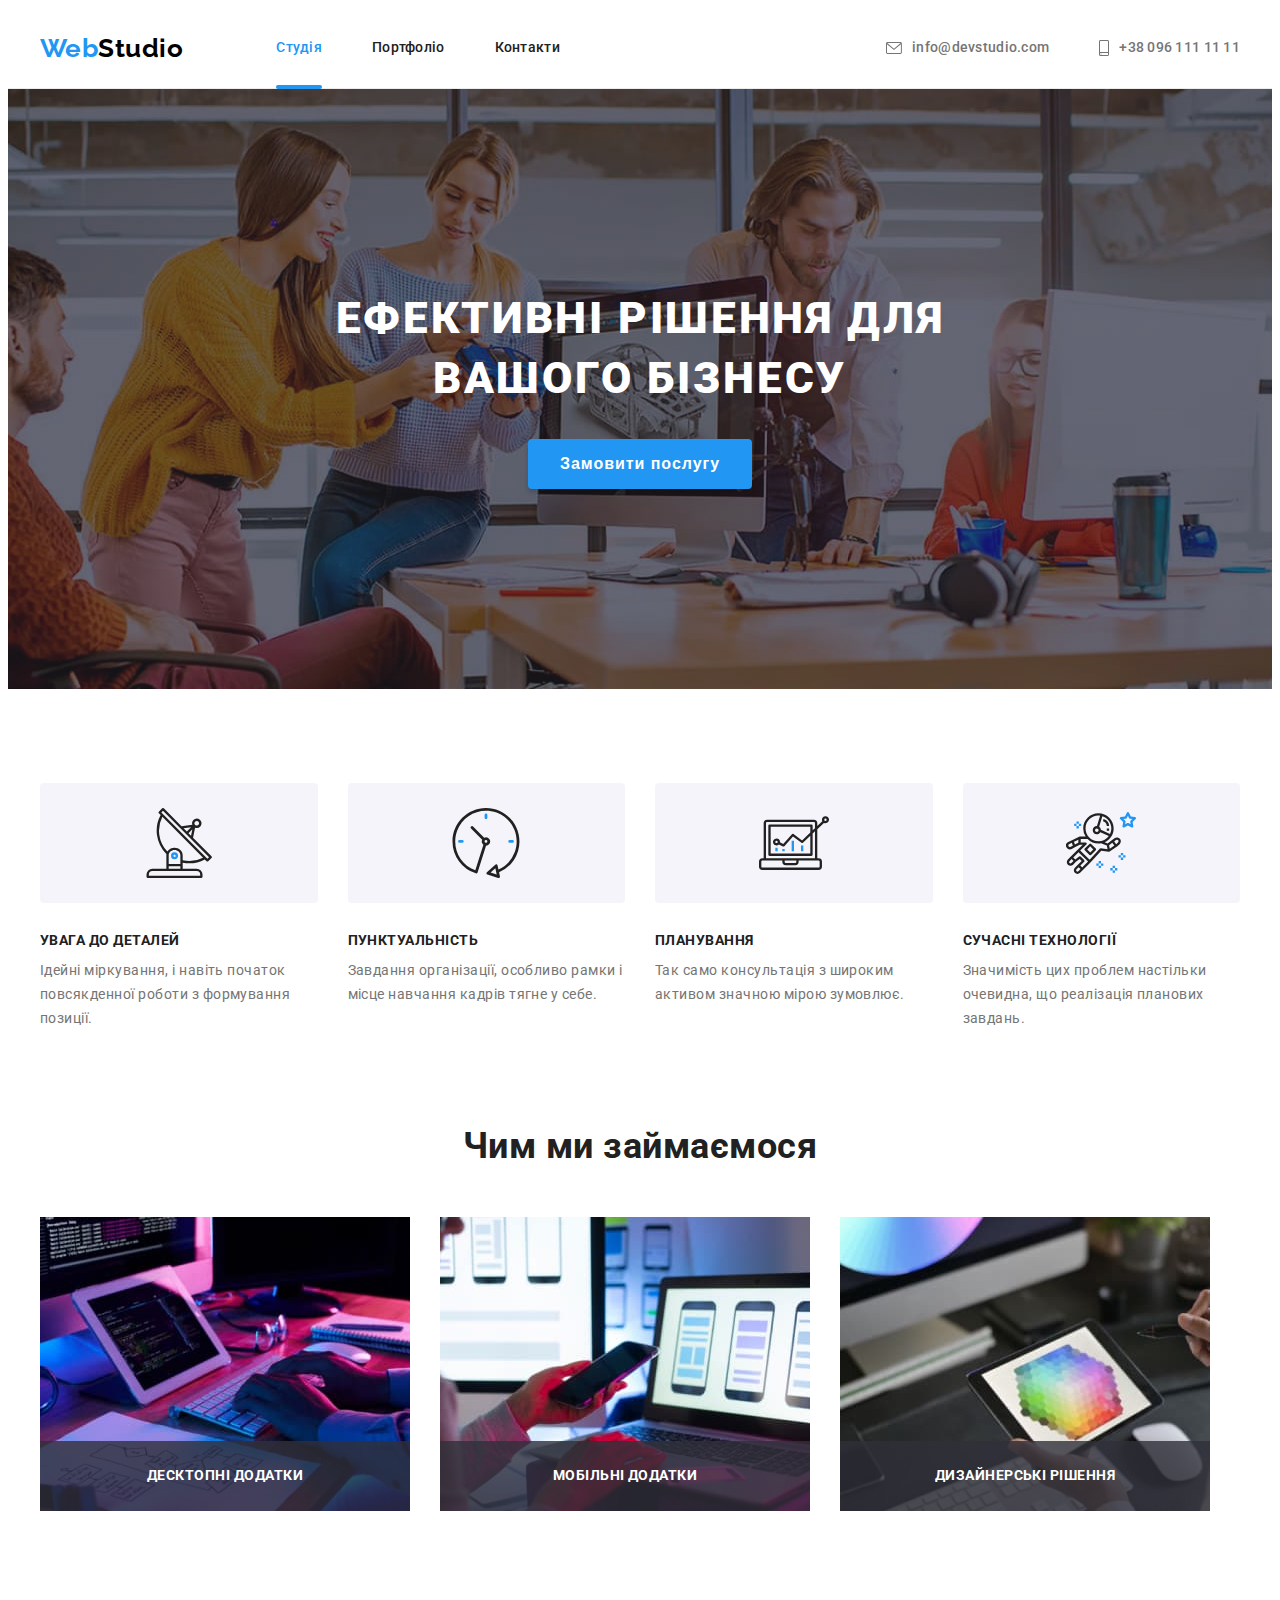
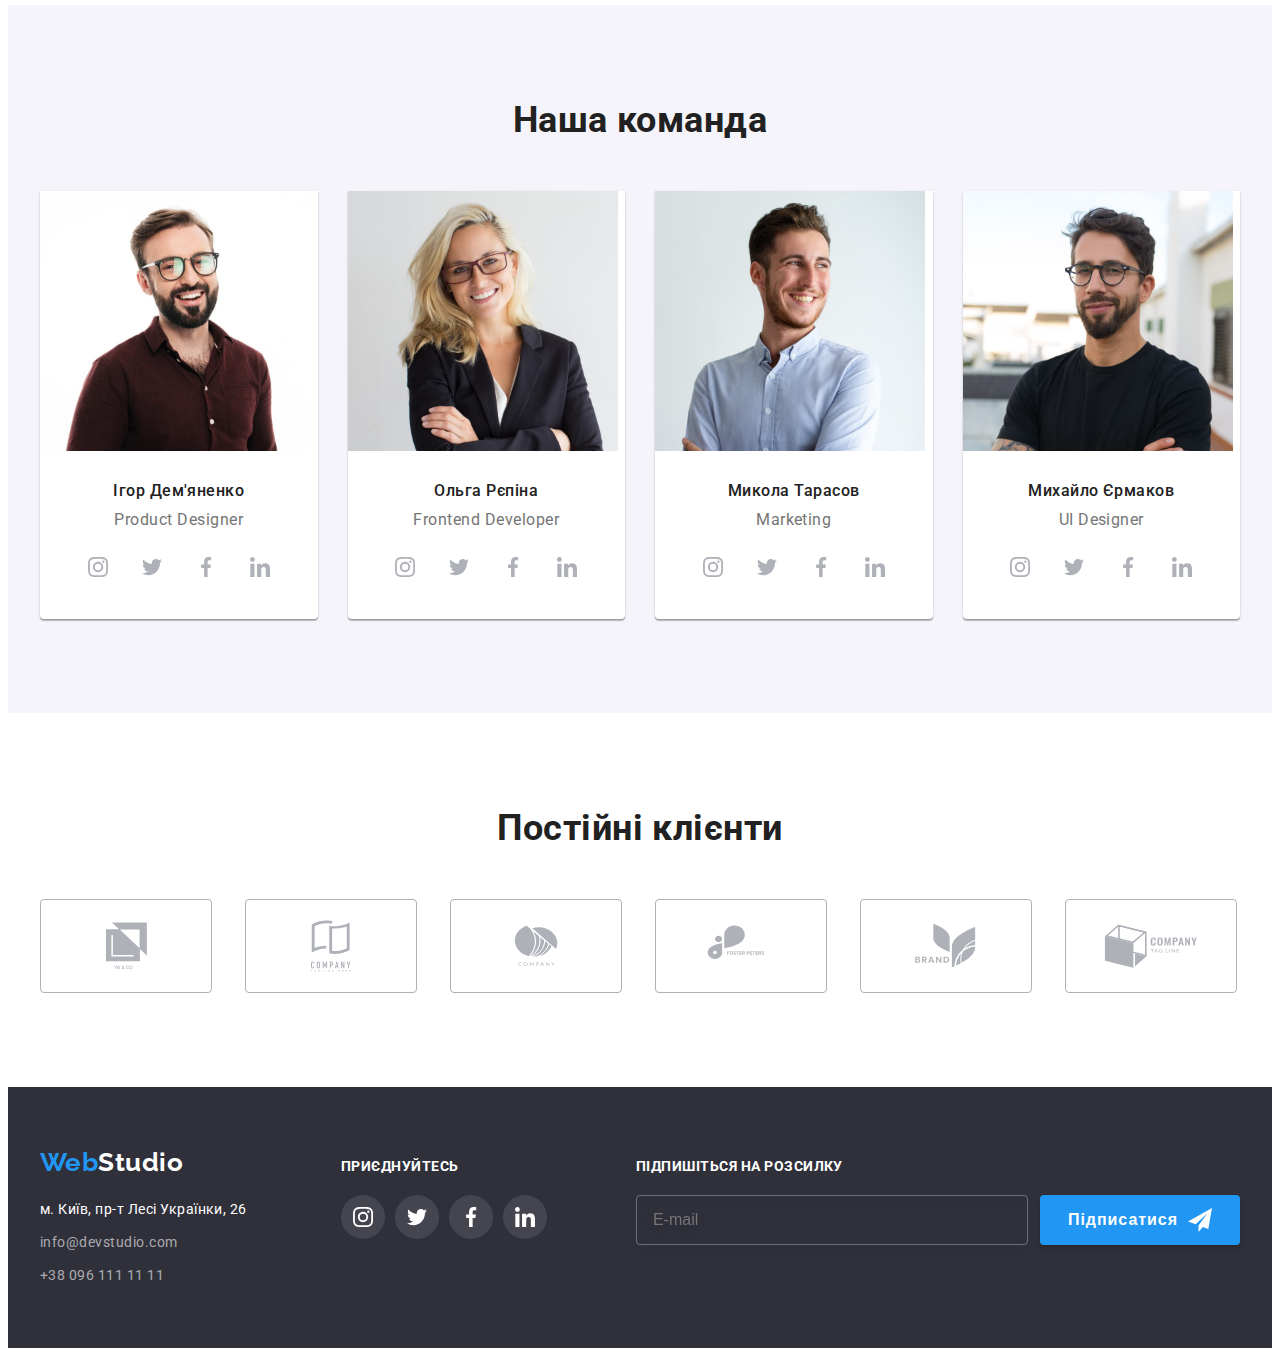
<file: index.html>
<!DOCTYPE html>
<html lang="uk">
  <head>
    <meta charset="UTF-8" />
    <meta http-equiv="X-UA-Compatible" content="IE=edge" />
    <meta name="viewport" content="width=device-width, initial-scale=1.0" />
    <title>Studio</title>
    <link rel="preconnect" href="https://fonts.googleapis.com" />
    <link rel="preconnect" href="https://fonts.gstatic.com" crossorigin />
    <link
      href="https://fonts.googleapis.com/css2?family=Raleway:wght@700&family=Roboto:wght@400;500;700;900&display=swap"
      rel="stylesheet"
    />
    <link
      rel="stylesheet"
      href="https://cdnjs.cloudflare.com/ajax/libs/modern-normalize/1.1.0/modern-normalize.min.css"
      integrity="sha512-wpPYUAdjBVSE4KJnH1VR1HeZfpl1ub8YT/NKx4PuQ5NmX2tKuGu6U/JRp5y+Y8XG2tV+wKQpNHVUX03MfMFn9Q=="
      crossorigin="anonymous"
      referrerpolicy="no-referrer"
    />
    <link rel="stylesheet" href="./css/styles.css" />
  </head>
  <body>
    <!-- Шапка -->
    <header class="header">
      <div class="container">
        <nav class="site-nav">
          <a href="./index.html" class="logo">Web<span class="logo-color">Studio</span></a>
          <ul class="site-nav-list list">
            <li class="site-nav-item">
              <a href="./index.html" class="site-nav-link current accent">Студія</a>
            </li>
            <li class="site-nav-item">
              <a href="./portfolio.html" class="site-nav-link accent">Портфоліо</a>
            </li>
            <li class="site-nav-item"><a href="" class="site-nav-link accent">Контакти</a></li>
          </ul>
        </nav>
        <ul class="contact-list list">
          <li class="contact-item">
            <a href="mailto:info@devstudio.com" class="contact-link accent">
              <svg class="contact-icon" width="16" height="12">
                <use href="./images/symbol-defs.svg#icon-mail"></use>
              </svg>
              info@devstudio.com
            </a>
          </li>
          <li class="contact-item">
            <a href="tel:+380961111111" class="contact-link accent">
              <svg class="contact-icon" width="10" height="16">
                <use href="./images/symbol-defs.svg#icon-smartphone"></use>
              </svg>
              +38 096 111 11 11
            </a>
          </li>
        </ul>
      </div>
    </header>
    <main>
      <!-- Блок герой -->
      <section class="hero">
        <div class="container">
          <h1 class="hero-title">Ефективні рішення для вашого бізнесу</h1>
          <button class="btn btn-primary" type="button" data-modal-open>Замовити послугу</button>
        </div>
      </section>
      <!-- Наші особливості -->
      <section class="features">
        <div class="container">
          <h2 class="title visually-hidden">Наші особливості</h2>
          <ul class="features-list list">
            <li class="features-item">
              <div class="features-icon-wrapper">
                <svg class="features-icon" width="70" height="70">
                  <use href="./images/symbol-defs.svg#icon-features1"></use>
                </svg>
              </div>
              <h3 class="features-subtitle">Увага до деталей</h3>
              <p class="features-text">
                Ідейні міркування, і навіть початок повсякденної роботи з формування позиції.
              </p>
            </li>
            <li class="features-item">
              <div class="features-icon-wrapper">
                <svg class="features-icon" width="70" height="70">
                  <use href="./images/symbol-defs.svg#icon-features2"></use>
                </svg>
              </div>
              <h3 class="features-subtitle">Пунктуальність</h3>
              <p class="features-text">
                Завдання організації, особливо рамки і місце навчання кадрів тягне у себе.
              </p>
            </li>
            <li class="features-item">
              <div class="features-icon-wrapper">
                <svg class="features-icon" width="70" height="70">
                  <use href="./images/symbol-defs.svg#icon-features3"></use>
                </svg>
              </div>
              <h3 class="features-subtitle">Планування</h3>
              <p class="features-text">
                Так само консультація з широким активом значною мірою зумовлює.
              </p>
            </li>
            <li class="features-item">
              <div class="features-icon-wrapper">
                <svg class="features-icon" width="70" height="70">
                  <use href="./images/symbol-defs.svg#icon-features4"></use>
                </svg>
              </div>
              <h3 class="features-subtitle">Сучасні технології</h3>
              <p class="features-text">
                Значимість цих проблем настільки очевидна, що реалізація планових завдань.
              </p>
            </li>
          </ul>
        </div>
      </section>
      <!-- Чим ми займаємося -->
      <section class="work">
        <div class="container">
          <h2 class="title">Чим ми займаємося</h2>
          <ul class="work-list list">
            <li class="work-item">
              <img src="./images/img1.jpg" alt="Розробляє програмне забезпечення" width="370" />
              <div class="work-thumb">
                <h3 class="work-subtitle">Десктопні додатки</h3>
              </div>
            </li>
            <li class="work-item">
              <img src="./images/img2.jpg" alt="Адаптує під мобільні пристрої" width="370" />
              <div class="work-thumb">
                <h3 class="work-subtitle">Мобільні додатки</h3>
              </div>
            </li>
            <li class="work-item">
              <img src="./images/img3.jpg" alt="Підбирає кольори" width="370" />
              <div class="work-thumb">
                <h3 class="work-subtitle">Дизайнерські рішення</h3>
              </div>
            </li>
          </ul>
        </div>
      </section>
      <!-- Наша команда -->
      <section class="team">
        <div class="container">
          <h2 class="title">Наша команда</h2>
          <ul class="team-list list">
            <li class="team-item">
              <img src="./images/igor.jpg" alt="Ігор Дем'яненко" width="270" />
              <div class="team-item-tumb">
                <h3 class="team-name">Ігор Дем'яненко</h3>
                <p class="team-position">Product Designer</p>
                <ul class="team-social-list list">
                  <li class="team-social-item">
                    <a href="" class="team-social-link" target="_blank" aria-label="instagram">
                      <svg class="team-social-icon" width="20" height="20">
                        <use href="./images/symbol-defs.svg#icon-instagram"></use>
                      </svg>
                    </a>
                  </li>
                  <li class="team-social-item">
                    <a href="" class="team-social-link" target="_blank" aria-label="twitter">
                      <svg class="team-social-icon" width="20" height="20">
                        <use href="./images/symbol-defs.svg#icon-twitter"></use>
                      </svg>
                    </a>
                  </li>
                  <li class="team-social-item">
                    <a href="" class="team-social-link" target="_blank" aria-label="facebook">
                      <svg class="team-social-icon" width="20" height="20">
                        <use href="./images/symbol-defs.svg#icon-facebook"></use>
                      </svg>
                    </a>
                  </li>
                  <li class="team-social-item">
                    <a href="" class="team-social-link" target="_blank" aria-label="linkedin">
                      <svg class="team-social-icon" width="20" height="20">
                        <use href="./images/symbol-defs.svg#icon-linkedin"></use>
                      </svg>
                    </a>
                  </li>
                </ul>
              </div>
            </li>
            <li class="team-item">
              <img src="./images/olga.jpg" alt="Ольга Рєпіна" width="270" />
              <div class="team-item-tumb">
                <h3 class="team-name">Ольга Рєпіна</h3>
                <p class="team-position">Frontend Developer</p>
                <ul class="team-social-list list">
                  <li class="team-social-item">
                    <a href="" class="team-social-link" target="_blank" aria-label="instagram">
                      <svg class="team-social-icon" width="20" height="20">
                        <use href="./images/symbol-defs.svg#icon-instagram"></use>
                      </svg>
                    </a>
                  </li>
                  <li class="team-social-item">
                    <a href="" class="team-social-link" target="_blank" aria-label="twitter">
                      <svg class="team-social-icon" width="20" height="20">
                        <use href="./images/symbol-defs.svg#icon-twitter"></use>
                      </svg>
                    </a>
                  </li>
                  <li class="team-social-item">
                    <a href="" class="team-social-link" target="_blank" aria-label="facebook">
                      <svg class="team-social-icon" width="20" height="20">
                        <use href="./images/symbol-defs.svg#icon-facebook"></use>
                      </svg>
                    </a>
                  </li>
                  <li class="team-social-item">
                    <a href="" class="team-social-link" target="_blank" aria-label="linkedin">
                      <svg class="team-social-icon" width="20" height="20">
                        <use href="./images/symbol-defs.svg#icon-linkedin"></use>
                      </svg>
                    </a>
                  </li>
                </ul>
              </div>
            </li>
            <li class="team-item">
              <img src="./images/kolya.jpg" alt="Микола Тарасов" width="270" />
              <div class="team-item-tumb">
                <h3 class="team-name">Микола Тарасов</h3>
                <p class="team-position">Marketing</p>
                <ul class="team-social-list list">
                  <li class="team-social-item">
                    <a href="" class="team-social-link" target="_blank" aria-label="instagram">
                      <svg class="team-social-icon" width="20" height="20">
                        <use href="./images/symbol-defs.svg#icon-instagram"></use>
                      </svg>
                    </a>
                  </li>
                  <li class="team-social-item">
                    <a href="" class="team-social-link" target="_blank" aria-label="twitter">
                      <svg class="team-social-icon" width="20" height="20">
                        <use href="./images/symbol-defs.svg#icon-twitter"></use>
                      </svg>
                    </a>
                  </li>
                  <li class="team-social-item">
                    <a href="" class="team-social-link" target="_blank" aria-label="facebook">
                      <svg class="team-social-icon" width="20" height="20">
                        <use href="./images/symbol-defs.svg#icon-facebook"></use>
                      </svg>
                    </a>
                  </li>
                  <li class="team-social-item">
                    <a href="" class="team-social-link" target="_blank" aria-label="linkedin">
                      <svg class="team-social-icon" width="20" height="20">
                        <use href="./images/symbol-defs.svg#icon-linkedin"></use>
                      </svg>
                    </a>
                  </li>
                </ul>
              </div>
            </li>
            <li class="team-item">
              <img src="./images/misha.jpg" alt="Михайло Єрмаков" width="270" />
              <div class="team-item-tumb">
                <h3 class="team-name">Михайло Єрмаков</h3>
                <p class="team-position">UI Designer</p>
                <ul class="team-social-list list">
                  <li class="team-social-item">
                    <a href="" class="team-social-link" target="_blank" aria-label="instagram">
                      <svg class="team-social-icon" width="20" height="20">
                        <use href="./images/symbol-defs.svg#icon-instagram"></use>
                      </svg>
                    </a>
                  </li>
                  <li class="team-social-item">
                    <a href="" class="team-social-link" target="_blank" aria-label="twitter">
                      <svg class="team-social-icon" width="20" height="20">
                        <use href="./images/symbol-defs.svg#icon-twitter"></use>
                      </svg>
                    </a>
                  </li>
                  <li class="team-social-item">
                    <a href="" class="team-social-link" target="_blank" aria-label="facebook">
                      <svg class="team-social-icon" width="20" height="20">
                        <use href="./images/symbol-defs.svg#icon-facebook"></use>
                      </svg>
                    </a>
                  </li>
                  <li class="team-social-item">
                    <a href="" class="team-social-link" target="_blank" aria-label="linkedin">
                      <svg class="team-social-icon" width="20" height="20">
                        <use href="./images/symbol-defs.svg#icon-linkedin"></use>
                      </svg>
                    </a>
                  </li>
                </ul>
              </div>
            </li>
          </ul>
        </div>
      </section>
      <!-- Постійні клієнти -->
      <section class="clients">
        <div class="container">
          <h2 class="title">Постійні клієнти</h2>
          <ul class="clients-list list">
            <li class="clients-item">
              <a href="" class="clients-link">
                <svg class="clients-icon" width="41" height="48">
                  <use href="./images/symbol-defs.svg#icon-client1"></use>
                </svg>
              </a>
            </li>
            <li class="clients-item">
              <a href="" class="clients-link">
                <svg class="clients-icon" width="40" height="52">
                  <use href="./images/symbol-defs.svg#icon-client2"></use>
                </svg>
              </a>
            </li>
            <li class="clients-item">
              <a href="" class="clients-link">
                <svg class="clients-icon" width="44" height="41">
                  <use href="./images/symbol-defs.svg#icon-client3"></use>
                </svg>
              </a>
            </li>
            <li class="clients-item">
              <a href="" class="clients-link">
                <svg class="clients-icon" width="84" height="41">
                  <use href="./images/symbol-defs.svg#icon-client4"></use>
                </svg>
              </a>
            </li>
            <li class="clients-item">
              <a href="" class="clients-link">
                <svg class="clients-icon" width="63" height="45">
                  <use href="./images/symbol-defs.svg#icon-client5"></use>
                </svg>
              </a>
            </li>
            <li class="clients-item">
              <a href="" class="clients-link">
                <svg class="clients-icon" width="94" height="44">
                  <use href="./images/symbol-defs.svg#icon-client6"></use>
                </svg>
              </a>
            </li>
          </ul>
        </div>
      </section>
    </main>
    <!-- Підвал -->
    <footer class="footer">
      <div class="container">
        <div class="footer-wrapper">
          <a href="./index.html" class="logo">Web<span class="logo-color">Studio</span></a>
          <address>
            <ul class="address-list list">
              <li class="address-item">
                <a
                  href="https://goo.gl/maps/sAF2Toj2sLRwmwYm6"
                  class="address-link color"
                  target="_blank"
                  rel="noreferrer noopener"
                  >м. Київ, пр-т Лесі Українки, 26</a
                >
              </li>
              <li class="address-item">
                <a href="mailto:info@devstudio.com" class="address-link">info@devstudio.com</a>
              </li>
              <li class="address-item">
                <a href="tel:+380961111111" class="address-link">+38 096 111 11 11</a>
              </li>
            </ul>
          </address>
        </div>
        <div class="footer-wrapper">
          <b class="footer-join">приєднуйтесь</b>
          <ul class="footer-social-list list">
            <li class="footer-social-item">
              <a href="" class="footer-social-link" target="_blank" aria-label="instagram">
                <svg class="footer-social-icon" width="20" height="20">
                  <use href="./images/symbol-defs.svg#icon-instagram"></use>
                </svg>
              </a>
            </li>
            <li class="footer-social-item">
              <a href="" class="footer-social-link" target="_blank" aria-label="instagram">
                <svg class="footer-social-icon" width="20" height="20">
                  <use href="./images/symbol-defs.svg#icon-twitter"></use>
                </svg>
              </a>
            </li>
            <li class="footer-social-item">
              <a href="" class="footer-social-link" target="_blank" aria-label="instagram">
                <svg class="footer-social-icon" width="20" height="20">
                  <use href="./images/symbol-defs.svg#icon-facebook"></use>
                </svg>
              </a>
            </li>
            <li class="footer-social-item">
              <a href="" class="footer-social-link" target="_blank" aria-label="instagram">
                <svg class="footer-social-icon" width="20" height="20">
                  <use href="./images/symbol-defs.svg#icon-linkedin"></use>
                </svg>
              </a>
            </li>
          </ul>
        </div>
        <div class="send-wrapper">
          <b class="send-title">Підпишіться на розсилку</b>
          <form class="send-form">
            <input class="send-input" type="email" name="mail" placeholder="E-mail" />
            <button class="send-btn" type="submit">
              Підписатися
              <svg class="send-icon" width="24" height="24">
                <use href="./images/symbol-defs.svg#send"></use>
              </svg>
            </button>
          </form>
        </div>
      </div>
    </footer>
    <!-- Backdrop -->
    <div class="backdrop is-hidden" data-modal>
      <div class="modal">
        <button class="btn-modal" type="button" data-modal-close>
          <svg class="btn-modal-icon" width="11px" height="11px">
            <use href="./images/symbol-defs.svg#x"></use>
          </svg>
        </button>
        <b class="madal-title">Залиште свої дані, ми вам передзвонимо</b>
        <form class="form">
          <label class="form-field"
            ><span class="form-label">Ім'я</span>
            <input class="form-input" type="text" name="name" />
            <svg class="form-icon" width="18" height="18">
              <use href="./images/symbol-defs.svg#person"></use>
            </svg>
          </label>
          <label class="form-field"
            ><span class="form-label">Телефон</span>
            <input class="form-input" type="tel" name="phone_number" />
            <svg class="form-icon" width="18" height="18">
              <use href="./images/symbol-defs.svg#phone"></use>
            </svg>
          </label>
          <label class="form-field"
            ><span class="form-label">Пошта</span>
            <input class="form-input" type="email" name="mail" />
            <svg class="form-icon" width="18" height="18">
              <use href="./images/symbol-defs.svg#email"></use>
            </svg>
          </label>
          <label class="form-field"
            ><span class="form-label">Коментар</span>
            <textarea
              class="form-textarea"
              name="comment"
              rows="10"
              placeholder="Введіть текст"
            ></textarea>
          </label>
          <label class="agreement-label">
            <input type="checkbox" class="agreement-input" name="agreement" value="agreement" />
            <span class="dissabled-icon">
              <svg class="activ-icon" width="16" height="15">
                <use href="./images/symbol-defs.svg#check"></use>
              </svg>
            </span>
            <span
              >Погоджуюся з розсилкою та приймаю
              <a href="" class="agreement-link">Умови договору</a></span
            >
          </label>
          <button class="form-btn">Відправити</button>
        </form>
      </div>
    </div>
    <script src="./js/modal.js"></script>
  </body>
</html>
</file>
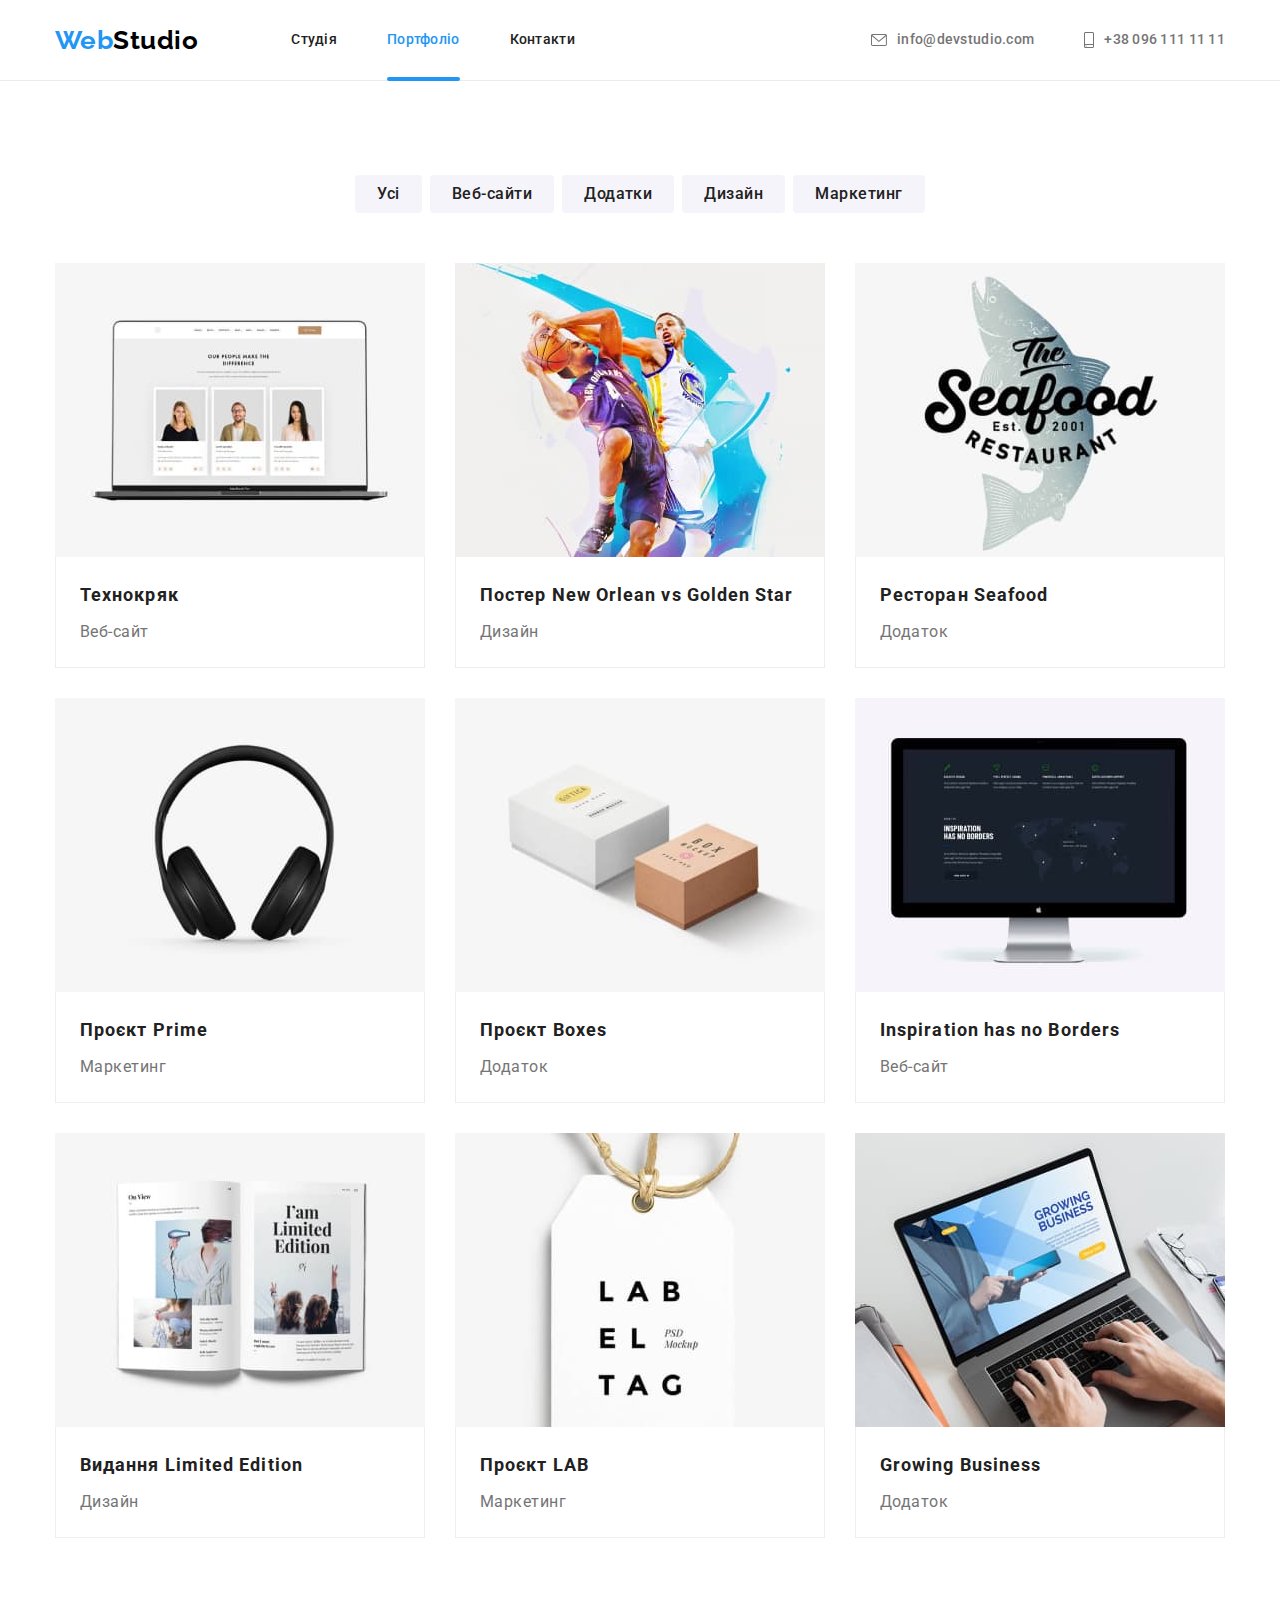
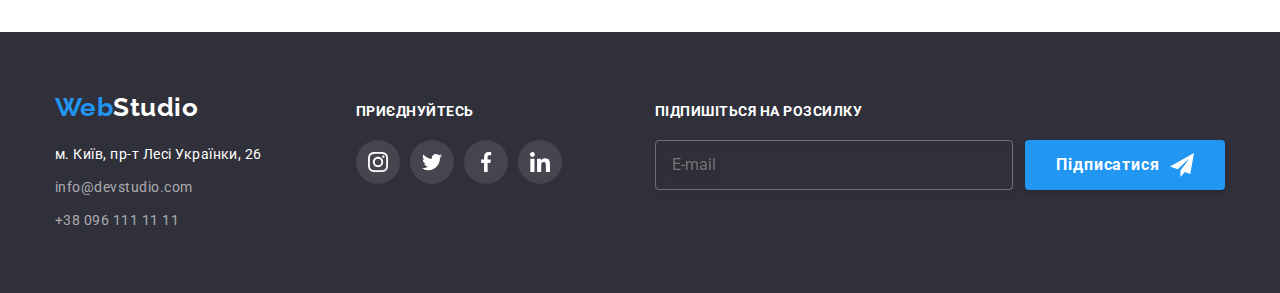
<file: portfolio.html>
<!DOCTYPE html>
<html lang="uk">
  <head>
    <meta charset="UTF-8" />
    <meta http-equiv="X-UA-Compatible" content="IE=edge" />
    <meta name="viewport" content="width=device-width, initial-scale=1.0" />
    <title>Portfolio</title>
    <link
      href="https://fonts.googleapis.com/css2?family=Raleway:wght@700&family=Roboto:wght@400;500;700;900&display=swap"
      rel="stylesheet"
    />
    <link
      rel="stylesheet"
      href="https://cdnjs.cloudflare.com/ajax/libs/modern-normalize/1.1.0/modern-normalize.min.css"
    />
    <link rel="stylesheet" href="./css/styles.css" />
  </head>
  <body>
    <!-- Шапка -->
    <header class="header">
      <div class="container">
        <nav class="site-nav">
          <a href="./index.html" class="logo">Web<span class="logo-color">Studio</span></a>
          <ul class="site-nav-list list">
            <li class="site-nav-item">
              <a href="./index.html" class="site-nav-link accent">Студія</a>
            </li>
            <li class="site-nav-item">
              <a href="./portfolio.html" class="site-nav-link current accent">Портфоліо</a>
            </li>
            <li class="site-nav-item"><a href="" class="site-nav-link accent">Контакти</a></li>
          </ul>
        </nav>
        <ul class="contact-list list">
          <li class="contact-item">
            <a href="mailto:info@devstudio.com" class="contact-link accent">
              <svg class="contact-icon" width="16" height="12">
                <use href="./images/symbol-defs.svg#icon-mail"></use>
              </svg>
              info@devstudio.com
            </a>
          </li>
          <li class="contact-item">
            <a href="tel:+380961111111" class="contact-link accent">
              <svg class="contact-icon" width="10" height="16">
                <use href="./images/symbol-defs.svg#icon-smartphone"></use>
              </svg>
              +38 096 111 11 11
            </a>
          </li>
        </ul>
      </div>
    </header>
    <main>
      <!-- Наш портфоліо -->
      <section class="portfolio">
        <div class="container">
          <h1 class="title visually-hidden">Наш портфоліо</h1>
          <ul class="portfolio-btn-list list">
            <li class="portfolio-btn-icon">
              <button class="btn btn-portfolio" type="button">Усі</button>
            </li>
            <li class="portfolio-btn-icon">
              <button class="btn btn-portfolio" type="button">Веб-сайти</button>
            </li>
            <li class="portfolio-btn-icon">
              <button class="btn btn-portfolio" type="button">Додатки</button>
            </li>
            <li class="portfolio-btn-icon">
              <button class="btn btn-portfolio" type="button">Дизайн</button>
            </li>
            <li class="portfolio-btn-icon">
              <button class="btn btn-portfolio" type="button">Маркетинг</button>
            </li>
          </ul>
          <ul class="portfolio-list list">
            <li class="portfolio-item">
              <a href="" class="portfolio-link">
                <div class="portfolio-wrapper">
                  <img src="./images/portfolio1.jpg" alt="Картки трьох працівників" width="370" />
                  <p class="portfolio-overlay">
                    Ресурс пропонує комплексні пропозиції з різним рівнем функціоналу та сервісів.
                    Все це дозволить відвідувачу отримати вичерпні відомості про компанію чи
                    приватну особу.
                  </p>
                </div>
                <div class="portfolio-thumb">
                  <h2 class="portfolio-subtitle">Технокряк</h2>
                  <p class="portfolio-description">Веб-сайт</p>
                </div>
              </a>
            </li>
            <li class="portfolio-item">
              <a href="" class="portfolio-link">
                <div class="portfolio-wrapper">
                  <img src="./images/portfolio2.jpg" alt="Два баксетболіста" width="370" />
                  <p class="portfolio-overlay">
                    Ресурс пропонує комплексні пропозиції з різним рівнем функціоналу та сервісів.
                    Все це дозволить відвідувачу отримати вичерпні відомості про компанію чи
                    приватну особу.
                  </p>
                </div>
                <div class="portfolio-thumb">
                  <h2 class="portfolio-subtitle">Постер New Orlean vs Golden Star</h2>
                  <p class="portfolio-description">Дизайн</p>
                </div>
              </a>
            </li>
            <li class="portfolio-item">
              <a href="" class="portfolio-link">
                <div class="portfolio-wrapper">
                  <img
                    src="./images/portfolio3.jpg"
                    alt="Риба-емблема з назвою ресторану"
                    width="370"
                  />
                  <p class="portfolio-overlay">
                    Ресурс пропонує комплексні пропозиції з різним рівнем функціоналу та сервісів.
                    Все це дозволить відвідувачу отримати вичерпні відомості про компанію чи
                    приватну особу.
                  </p>
                </div>
                <div class="portfolio-thumb">
                  <h2 class="portfolio-subtitle">Ресторан Seafood</h2>
                  <p class="portfolio-description">Додаток</p>
                </div>
              </a>
            </li>
            <li class="portfolio-item">
              <a href="" class="portfolio-link">
                <div class="portfolio-wrapper">
                  <img src="./images/portfolio4.jpg" alt="Повнорозмірні навушники" width="370" />
                  <p class="portfolio-overlay">
                    Ресурс пропонує комплексні пропозиції з різним рівнем функціоналу та сервісів.
                    Все це дозволить відвідувачу отримати вичерпні відомості про компанію чи
                    приватну особу.
                  </p>
                </div>
                <div class="portfolio-thumb">
                  <h2 class="portfolio-subtitle">Проєкт Prime</h2>
                  <p class="portfolio-description">Маркетинг</p>
                </div>
              </a>
            </li>
            <li class="portfolio-item">
              <a href="" class="portfolio-link">
                <div class="portfolio-wrapper">
                  <img src="./images/portfolio5.jpg" alt="Кілька коробок на поверхні" width="370" />
                  <p class="portfolio-overlay">
                    Ресурс пропонує комплексні пропозиції з різним рівнем функціоналу та сервісів.
                    Все це дозволить відвідувачу отримати вичерпні відомості про компанію чи
                    приватну особу.
                  </p>
                </div>
                <div class="portfolio-thumb">
                  <h2 class="portfolio-subtitle">Проєкт Boxes</h2>
                  <p class="portfolio-description">Додаток</p>
                </div>
              </a>
            </li>
            <li class="portfolio-item">
              <a href="" class="portfolio-link">
                <div class="portfolio-wrapper">
                  <img
                    src="./images/portfolio6.jpg"
                    alt="Монітор з зображенням програми"
                    width="370"
                  />
                  <p class="portfolio-overlay">
                    Ресурс пропонує комплексні пропозиції з різним рівнем функціоналу та сервісів.
                    Все це дозволить відвідувачу отримати вичерпні відомості про компанію чи
                    приватну особу.
                  </p>
                </div>
                <div class="portfolio-thumb">
                  <h2 class="portfolio-subtitle">Inspiration has no Borders</h2>
                  <p class="portfolio-description">Веб-сайт</p>
                </div>
              </a>
            </li>
            <li class="portfolio-item">
              <a href="" class="portfolio-link">
                <div class="portfolio-wrapper">
                  <img src="./images/portfolio7.jpg" alt="Відкритий журнал" width="370" />
                  <p class="portfolio-overlay">
                    Ресурс пропонує комплексні пропозиції з різним рівнем функціоналу та сервісів.
                    Все це дозволить відвідувачу отримати вичерпні відомості про компанію чи
                    приватну особу.
                  </p>
                </div>
                <div class="portfolio-thumb">
                  <h2 class="portfolio-subtitle">Видання Limited Edition</h2>
                  <p class="portfolio-description">Дизайн</p>
                </div>
              </a>
            </li>
            <li class="portfolio-item">
              <a href="" class="portfolio-link">
                <div class="portfolio-wrapper">
                  <img src="./images/portfolio8.jpg" alt="Бірка з написом" width="370" />
                  <p class="portfolio-overlay">
                    Ресурс пропонує комплексні пропозиції з різним рівнем функціоналу та сервісів.
                    Все це дозволить відвідувачу отримати вичерпні відомості про компанію чи
                    приватну особу.
                  </p>
                </div>
                <div class="portfolio-thumb">
                  <h2 class="portfolio-subtitle">Проєкт LAB</h2>
                  <p class="portfolio-description">Маркетинг</p>
                </div>
              </a>
            </li>
            <li class="portfolio-item">
              <a href="" class="portfolio-link">
                <div class="portfolio-wrapper">
                  <img src="./images/portfolio9.jpg" alt="Працює за ноутбуком" width="370" />
                  <p class="portfolio-overlay">
                    Ресурс пропонує комплексні пропозиції з різним рівнем функціоналу та сервісів.
                    Все це дозволить відвідувачу отримати вичерпні відомості про компанію чи
                    приватну особу.
                  </p>
                </div>
                <div class="portfolio-thumb">
                  <h2 class="portfolio-subtitle">Growing Business</h2>
                  <p class="portfolio-description">Додаток</p>
                </div>
              </a>
            </li>
          </ul>
        </div>
      </section>
    </main>
    <!-- Підвал -->
    <footer class="footer">
      <div class="container">
        <div class="footer-wrapper">
          <a href="./index.html" class="logo">Web<span class="logo-color">Studio</span></a>
          <address>
            <ul class="address-list list">
              <li class="address-item">
                <a
                  href="https://goo.gl/maps/sAF2Toj2sLRwmwYm6"
                  class="address-link color"
                  target="_blank"
                  rel="noreferrer noopener"
                  >м. Київ, пр-т Лесі Українки, 26</a
                >
              </li>
              <li class="address-item">
                <a href="mailto:info@devstudio.com" class="address-link">info@devstudio.com</a>
              </li>
              <li class="address-item">
                <a href="tel:+380961111111" class="address-link">+38 096 111 11 11</a>
              </li>
            </ul>
          </address>
        </div>
        <div class="footer-wrapper">
          <b class="footer-join">приєднуйтесь</b>
          <ul class="footer-social-list list">
            <li class="footer-social-item">
              <a href="" class="footer-social-link" target="_blank" aria-label="instagram">
                <svg class="footer-social-icon" width="20" height="20">
                  <use href="./images/symbol-defs.svg#icon-instagram"></use>
                </svg>
              </a>
            </li>
            <li class="footer-social-item">
              <a href="" class="footer-social-link" target="_blank" aria-label="instagram">
                <svg class="footer-social-icon" width="20" height="20">
                  <use href="./images/symbol-defs.svg#icon-twitter"></use>
                </svg>
              </a>
            </li>
            <li class="footer-social-item">
              <a href="" class="footer-social-link" target="_blank" aria-label="instagram">
                <svg class="footer-social-icon" width="20" height="20">
                  <use href="./images/symbol-defs.svg#icon-facebook"></use>
                </svg>
              </a>
            </li>
            <li class="footer-social-item">
              <a href="" class="footer-social-link" target="_blank" aria-label="instagram">
                <svg class="footer-social-icon" width="20" height="20">
                  <use href="./images/symbol-defs.svg#icon-linkedin"></use>
                </svg>
              </a>
            </li>
          </ul>
        </div>
        <div class="send-wrapper">
          <b class="send-title">Підпишіться на розсилку</b>
          <form class="send-form">
            <input class="send-input" type="email" name="mail" placeholder="E-mail" />
            <button class="send-btn" type="submit">
              Підписатися
              <svg class="send-icon" width="24" height="24">
                <use href="./images/symbol-defs.svg#send"></use>
              </svg>
            </button>
          </form>
        </div>
      </div>
    </footer>
  </body>
</html>
</file>
<file: css/styles.css>
:root {
  --primary-title-color: #212121;
  --primary-text-color: #757575;
  --secondary-text-color: rgba(255, 255, 255, 0.6);
  --black-color: #000000;
  --accent-color: #2196f3;

  --primary-bgc: #ffffff;
  --secondary-bgc: #f5f4fa;

  --btn-primary-bgc: #188ce8;
  --hero-border-color: #ececec;
  --project-border-color: #eeeeee;
  --social-icon-color: #afb1b8;
  --social-bg-color: rgba(255, 255, 255, 0.1);
  --footer-bgc: #2f303a;
  --work-subtitle-bgc: rgba(47, 48, 58, 0.8);
  --portfolio-overlay-bgc: rgba(33, 150, 243, 0.9);
  --backdrop-bgc: rgba(0, 0, 0, 0.2);

  --primary-font: 'Roboto', sans-serif;
  --logo-font: 'Raleway', sans-serif;

  --indent: 30px;
  --items: 4;
  --hover-time: 250ms;
  --timing-function: cubic-bezier(0.4, 0, 0.2, 1);
}

body {
  font-family: var(--primary-font);
  letter-spacing: 0.03em;

  color: var(--primary-text-color);
}

h1,
h2,
h3,
h4,
h5,
h6,
p {
  margin: 0;
}

a {
  text-decoration: none;
  color: currentColor;
}

img {
  display: block;
  max-width: 100%;
}

svg {
  fill: currentColor;
}

.list {
  margin: 0;
  padding: 0;
  list-style: none;
}

.container {
  width: 1200px;
  padding: 0 15px;

  margin: 0 auto;
}

.visually-hidden {
  position: absolute;
  white-space: nowrap;
  width: 1px;
  height: 1px;
  overflow: hidden;
  border: 0;
  padding: 0;
  clip: rect(0 0 0 0);
  clip-path: inset(50%);
  margin: -1px;
}

.title {
  margin-bottom: 50px;

  font-size: 36px;
  line-height: 1.17;
  text-align: center;

  color: var(--primary-title-color);
}

.btn {
  font-size: 16px;

  border: none;
  border-radius: 4px;
  cursor: pointer;
}

/* ================================= Header section ================================= */

.header {
  border-bottom: 1px solid var(--hero-border-color);
}

.header .container {
  display: flex;
}

.site-nav {
  display: flex;
  align-items: center;
}

.logo {
  font-family: var(--logo-font);
  font-weight: 700;
  font-size: 26px;
  line-height: 1.19;

  color: var(--accent-color);
}

.logo-color {
  color: var(--black-color);
}

.site-nav-list {
  display: flex;
  margin-left: 93px;
  gap: 50px;
}

.site-nav-link,
.contact-link {
  display: flex;
  padding: 32px 0;

  font-weight: 500;
  font-size: 14px;
  line-height: 1.14;
  letter-spacing: 0.02em;

  color: var(--primary-title-color);

  transition: color var(--hover-time) var(--timing-function);
}

.site-nav-link:hover,
.site-nav-link:focus,
.contact-link:hover,
.contact-link:focus {
  color: var(--accent-color);
}

.contact-list {
  display: flex;
  margin-left: auto;
  gap: 50px;
}

.contact-link {
  align-items: center;

  color: var(--primary-text-color);
}

.current {
  position: relative;
  color: var(--accent-color);
}

.current::after {
  position: absolute;
  content: '';

  bottom: -1px;
  left: 0;

  width: 100%;
  height: 4px;
  background-color: var(--accent-color);

  border-radius: 2px;
}

.contact-icon {
  margin-right: 10px;
}

/* ================================= Hero section ================================= */

.hero {
  padding: 200px 0;
  max-width: 1600px;
  height: 100%;
  margin: 0 auto;
  text-align: center;

  background-image: linear-gradient(rgba(47, 48, 58, 0.4), rgba(47, 48, 58, 0.4)),
    url(../images/hero.jpg);
  background-repeat: no-repeat;
  background-size: cover;
  background-position: center;
  background-color: #c4c4c4;
}

.hero-title {
  margin: 0 auto;
  margin-bottom: var(--indent);
  max-width: 696px;
  width: 100%;

  font-weight: 900;
  font-size: 44px;
  line-height: 1.36;
  letter-spacing: 0.06em;
  text-transform: uppercase;

  color: var(--primary-bgc);
}

.btn-primary {
  padding: 10px 32px;

  font-weight: 700;
  line-height: 1.88;
  letter-spacing: 0.06em;

  color: var(--primary-bgc);
  background-color: var(--accent-color);

  box-shadow: 0px 4px 4px rgba(0, 0, 0, 0.15);
  transition: background-color var(--hover-time) var(--timing-function);
}

.btn-primary:hover,
.btn-primary:focus {
  background-color: var(--btn-primary-bgc);
}

/* ================================= Features section ================================= */

.features {
  padding: 94px 0;
}

.features-list {
  display: flex;
  gap: var(--indent);
}

.features-item {
  flex-basis: calc((100% - var(--indent) * (var(--items) - 1)) / var(--items));
}

.features-icon-wrapper {
  display: flex;
  justify-content: center;
  align-items: center;

  margin-bottom: var(--indent);

  width: 100%;
  height: 120px;

  background: var(--secondary-bgc);
  border-radius: 4px;
}

.features-subtitle {
  margin-bottom: 10px;

  font-size: 14px;
  line-height: 1.14;
  text-transform: uppercase;

  color: var(--primary-title-color);
}

.features-text {
  font-size: 14px;
  line-height: 1.71;
}

/* ================================= Work section ================================= */

.work {
  padding-bottom: 94px;
}

.work-list {
  display: flex;
  gap: var(--indent);
}

.work-item {
  position: relative;
  z-index: -1;
}

.work-thumb {
  position: absolute;
  display: flex;
  justify-content: center;
  align-items: center;
  bottom: 0;
  left: 0;

  width: 100%;
  height: 70px;

  background-color: var(--work-subtitle-bgc);
}

.work-subtitle {
  font-size: 14px;
  line-height: 1.14;
  text-transform: uppercase;

  color: var(--primary-bgc);
}

/* ================================= Our team section ================================= */

.team {
  padding: 94px 0;

  background-color: var(--secondary-bgc);
}

.team-list {
  display: flex;

  gap: var(--indent);
}

.team-item {
  flex-basis: calc((100% - var(--indent) * (var(--items) - 1)) / var(--items));

  background-color: var(--primary-bgc);
  box-shadow: 0px 1px 3px rgba(0, 0, 0, 0.12), 0px 1px 1px rgba(0, 0, 0, 0.14),
    0px 2px 1px rgba(0, 0, 0, 0.2);
  border-radius: 0px 0px 4px 4px;
}

.team-item-tumb {
  padding: 30px 32px;

  text-align: center;
}

.team-name {
  margin-bottom: 10px;

  font-weight: 500;
  font-size: 16px;
  line-height: 1.19;

  color: var(--primary-title-color);
}

.team-position {
  margin-bottom: 16px;

  font-size: 16px;
  line-height: 1.19;
}

.team-social-list {
  display: flex;
  justify-content: center;

  gap: 10px;
}

.team-social-link {
  display: flex;
  justify-content: center;
  align-items: center;

  width: 44px;
  height: 44px;

  border-radius: 50%;
  transition: background-color var(--hover-time) var(--timing-function);
}

.team-social-link:hover,
.team-social-link:focus {
  background-color: var(--accent-color);
}

.team-social-icon {
  fill: var(--social-icon-color);
  transition: fill var(--hover-time) var(--timing-function);
}

.team-social-link:hover .team-social-icon,
.team-social-link:focus .team-social-icon {
  fill: var(--primary-bgc);
}

/* ================================= Clients section ================================= */

.clients {
  padding: 94px 0;
}

.clients-list {
  display: flex;
  gap: var(--indent);
}

.clients-item {
  --items: 6;

  flex-basis: calc((100% - var(--indent) * (var(--items) - 1)) / var(--items));
}

.clients-link {
  display: flex;
  justify-content: center;
  align-items: center;

  width: 170px;
  height: 92px;

  border: 1px solid var(--social-icon-color);
  border-radius: 4px;
  transition: border-color 250ms var(--timing-function);
}

.clients-link:hover,
.clients-link:focus {
  border-color: var(--accent-color);
}

.clients-icon {
  fill: var(--social-icon-color);
  transition: fill 250ms var(--timing-function);
}

.clients-link:hover .clients-icon,
.clients-link:focus .clients-icon {
  fill: var(--accent-color);
}

/* ================================= Portfolio section ================================= */

.portfolio {
  padding: 94px 0;
}

.portfolio-btn-list {
  display: flex;
  justify-content: center;

  margin-bottom: 50px;

  gap: 8px;
}

.btn-portfolio {
  padding: 6px 22px;

  font-weight: 500;
  line-height: 1.62;
  letter-spacing: 0.03em;

  color: var(--primary-title-color);
  background-color: var(--secondary-bgc);

  transition: color var(--hover-time) var(--timing-function),
    background-color var(--hover-time) var(--timing-function),
    box-shadow var(--hover-time) var(--timing-function);
}

.btn-portfolio:hover,
.btn-portfolio:focus {
  color: var(--primary-bgc);
  background-color: var(--accent-color);
  box-shadow: 0px 3px 1px rgba(0, 0, 0, 0.1), 0px 1px 2px rgba(0, 0, 0, 0.08),
    0px 2px 2px rgba(0, 0, 0, 0.12);
}

.portfolio-list {
  display: flex;
  flex-wrap: wrap;

  gap: var(--indent);
}

.portfolio-item {
  --items: 3;
  flex-basis: calc((100% - var(--indent) * (var(--items) - 1)) / var(--items));
}

.portfolio-link {
  display: block;
  transition: box-shadow var(--hover-time) var(--timing-function);
}

.portfolio-link:hover,
.portfolio-link:focus {
  box-shadow: 0px 1px 1px rgba(0, 0, 0, 0.12), 0px 4px 4px rgba(0, 0, 0, 0.06),
    1px 4px 6px rgba(0, 0, 0, 0.16);
}

.portfolio-wrapper {
  position: relative;
  overflow: hidden;
}

.portfolio-overlay {
  position: absolute;
  top: 0;
  left: 0;

  width: 100%;
  height: 100%;
  padding: 63px 24px;

  font-size: 18px;
  line-height: 1.56;

  color: var(--primary-bgc);
  background-color: var(--portfolio-overlay-bgc);

  transform: translateY(101%);
  transition: transform var(--hover-time) var(--timing-function);
}

.portfolio-link:hover .portfolio-overlay,
.portfolio-link:focus .portfolio-overlay {
  transform: translateY(0);
}

.portfolio-thumb {
  padding: 20px 24px;

  border: 1px solid var(--project-border-color);
  border-top: none;
}

.portfolio-subtitle {
  margin-bottom: 4px;

  font-size: 18px;
  line-height: 2;
  letter-spacing: 0.06em;

  color: var(--primary-title-color);
}

.portfolio-description {
  font-size: 16px;
  line-height: 1.88;
}
/* ================================= Footer section ================================= */

.footer {
  padding: 60px 0;
  background-color: var(--footer-bgc);
}

.footer .container {
  display: flex;
  align-items: baseline;
}

.footer-wrapper:first-child {
  width: 231px;
}

.footer .logo {
  display: block;
  margin-bottom: 20px;
}

.footer .logo-color {
  color: var(--primary-bgc);
}

.address-item:not(:last-child) {
  margin-bottom: 9px;
}

.address-link {
  font-style: normal;
  font-size: 14px;
  line-height: 1.71;

  color: var(--secondary-text-color);

  transition: color var(--hover-time) var(--timing-function);
}

.address-link.color {
  color: var(--primary-bgc);
}

.address-link:hover,
.address-link:focus {
  color: var(--accent-color);
}

.footer-wrapper:nth-child(2) {
  padding-left: 70px;
}

.footer-join {
  display: block;

  margin-bottom: 20px;

  font-size: 14px;
  line-height: 1.14;
  text-transform: uppercase;

  color: var(--primary-bgc);
}

.footer-social-list {
  display: flex;

  gap: 10px;
}

.footer-social-link {
  display: flex;
  justify-content: center;
  align-items: center;

  width: 44px;
  height: 44px;

  background-color: var(--social-bg-color);

  border-radius: 50%;
  transition: background-color, var(--hover-time) var(--timing-function);
}

.footer-social-link:hover,
.footer-social-link:focus {
  background-color: var(--accent-color);
}

.footer-social-icon {
  fill: var(--primary-bgc);
}

.send-wrapper {
  margin-left: auto;
}

.send-title {
  display: block;
  margin-bottom: 20px;
  font-size: 14px;
  line-height: 1.14;
  text-transform: uppercase;

  color: var(--primary-bgc);
}

.send-form {
  display: flex;
  width: 100%;
  height: 50px;
}

.send-input {
  min-width: 358px;
  width: 100%;
  padding: 15px 16px;

  font-size: 16px;
  line-height: 1.25;

  color: rgba(255, 255, 255, 0.6);
  background-color: transparent;

  border: 1px solid rgba(255, 255, 255, 0.3);
  filter: drop-shadow(0px 4px 4px rgba(0, 0, 0, 0.15));
  border-radius: 4px;
}

.send-btn {
  display: flex;
  align-items: center;
  justify-content: center;
  margin-left: 12px;
  padding: 10px 28px;

  min-width: 200px;
  width: 100%;

  font-weight: 700;
  font-size: 16px;
  line-height: 1.88;
  letter-spacing: 0.06em;

  color: var(--primary-bgc);
  background-color: var(--accent-color);
  box-shadow: 0px 4px 4px rgba(0, 0, 0, 0.15);
  border-radius: 4px;
  border: none;
  cursor: pointer;
  transition: background-color var(--hover-time) var(--timing-function);
}

.send-btn:hover,
.send-btn:focus {
  background-color: var(--btn-primary-bgc);
}

.send-icon {
  margin-left: 10px;
}
/* ================================= Backdrop ================================= */

.backdrop {
  position: fixed;
  visibility: visible;
  top: 0;
  left: 0;

  width: 100%;
  height: 100%;

  background-color: var(--backdrop-bgc);
  opacity: 1;
  transition: opacity var(--hover-time) var(--timing-function),
    visibility var(--hover-time) var(--timing-function);
}

.backdrop.is-hidden {
  visibility: hidden;
  pointer-events: none;
  opacity: 0;
}

.backdrop.is-hidden .modal {
  transform: translate(-50%, -50%) scale(0.8);
}

.modal {
  position: absolute;
  top: 50%;
  left: 50%;
  transform: translate(-50%, -50%) scale(1);
  padding: 40px;

  min-width: 528px;
  min-height: 581px;

  background-color: var(--primary-bgc);
  box-shadow: 0px 1px 3px rgba(0, 0, 0, 0.12), 0px 1px 1px rgba(0, 0, 0, 0.14),
    0px 2px 1px rgba(0, 0, 0, 0.2);
  border-radius: 4px;

  transition: transform var(--hover-time) var(--timing-function);
}

.btn-modal {
  position: absolute;
  top: 8px;
  right: 8px;
  width: 30px;
  height: 30px;

  padding: 0;

  background-color: var(--primary-bgc);

  border: 1px solid rgba(0, 0, 0, 0.1);
  border-radius: 50%;
  cursor: pointer;
}

.btn-modal-icon {
  transition: fill var(--hover-time) var(--timing-function);
}

.btn-modal:hover .btn-modal-icon,
.btn-modal:focus .btn-modal-icon {
  fill: var(--accent-color);
}

.madal-title {
  display: block;
  margin-bottom: 12px;

  font-size: 20px;
  line-height: 1.15;
  text-align: center;

  color: var(--primary-title-color);
}

.form-field {
  display: block;
  position: relative;
  margin-bottom: 10px;
}

.form-label {
  display: block;
  margin-bottom: 4px;

  font-size: 12px;
  line-height: 1.17;
  letter-spacing: 0.01em;
}

.form-input {
  padding: 11px 12px 11px 42px;

  width: 100%;
  height: 40px;

  border: 1px solid rgba(33, 33, 33, 0.2);
  border-radius: 4px;

  transition: border-color var(--hover-time) var(--timing-function);
}

.form-input:focus {
  outline: 0;
  outline-offset: 0;
  border-color: var(--accent-color);
}

.form-icon {
  position: absolute;
  top: 29px;
  left: 12px;

  fill: var(--black-color);

  transition: fill var(--hover-time) var(--timing-function);
}

.form-input:focus + .form-icon {
  fill: var(--accent-color);
}

.form-textarea {
  padding: 12px 16px;
  width: 100%;
  height: 120px;

  border: 1px solid rgba(33, 33, 33, 0.2);
  border-radius: 4px;
  resize: none;
  transition: border-color var(--hover-time) var(--timing-function);
}

.form-textarea::placeholder {
  font-size: 12px;
  line-height: 1.17;
  letter-spacing: 0.01em;

  color: rgba(117, 117, 117, 0.5);
}

.form-textarea:focus {
  outline: 0;
  outline-offset: 0;
  border-color: var(--accent-color);
}

.agreement-input {
  position: absolute;
  white-space: nowrap;
  width: 1px;
  height: 1px;
  overflow: hidden;
  border: 0;
  padding: 0;
  clip: rect(0 0 0 0);
  clip-path: inset(50%);
  margin: -1px;
}

.agreement-label {
  display: flex;
  align-items: center;
  margin: 20px 0 30px 0;
  padding-left: 16px;

  font-size: 14px;
  line-height: 1.71;
}

.dissabled-icon {
  position: relative;
  margin-right: 10px;

  width: 16px;
  height: 15px;

  background-color: var(--primary-bgc);
  border: 2px solid var(--primary-title-color);
  border-radius: 2px;
  transition: border-color var(--hover-time) var(--timing-function),
    background-color var(--hover-time) var(--timing-function);
}

.agreement-input:checked + .dissabled-icon {
  background-color: var(--accent-color);
  border-color: var(--accent-color);
}

.agreement-input:focus + .dissabled-icon {
  border-color: var(--accent-color);
}

.activ-icon {
  position: absolute;
  top: -2px;
  left: -2px;
}

.agreement-link {
  color: var(--accent-color);
  text-decoration: underline;
}

.form-btn {
  display: flex;
  margin: 0 auto;
  padding: 10px 52px;

  font-weight: 700;
  font-size: 16px;
  line-height: 1.88;
  letter-spacing: 0.06em;

  color: var(--primary-bgc);
  background: var(--btn-primary-bgc);

  box-shadow: 0px 4px 4px rgba(0, 0, 0, 0.15);
  border-radius: 4px;
  border: none;
  cursor: pointer;
}
</file>
